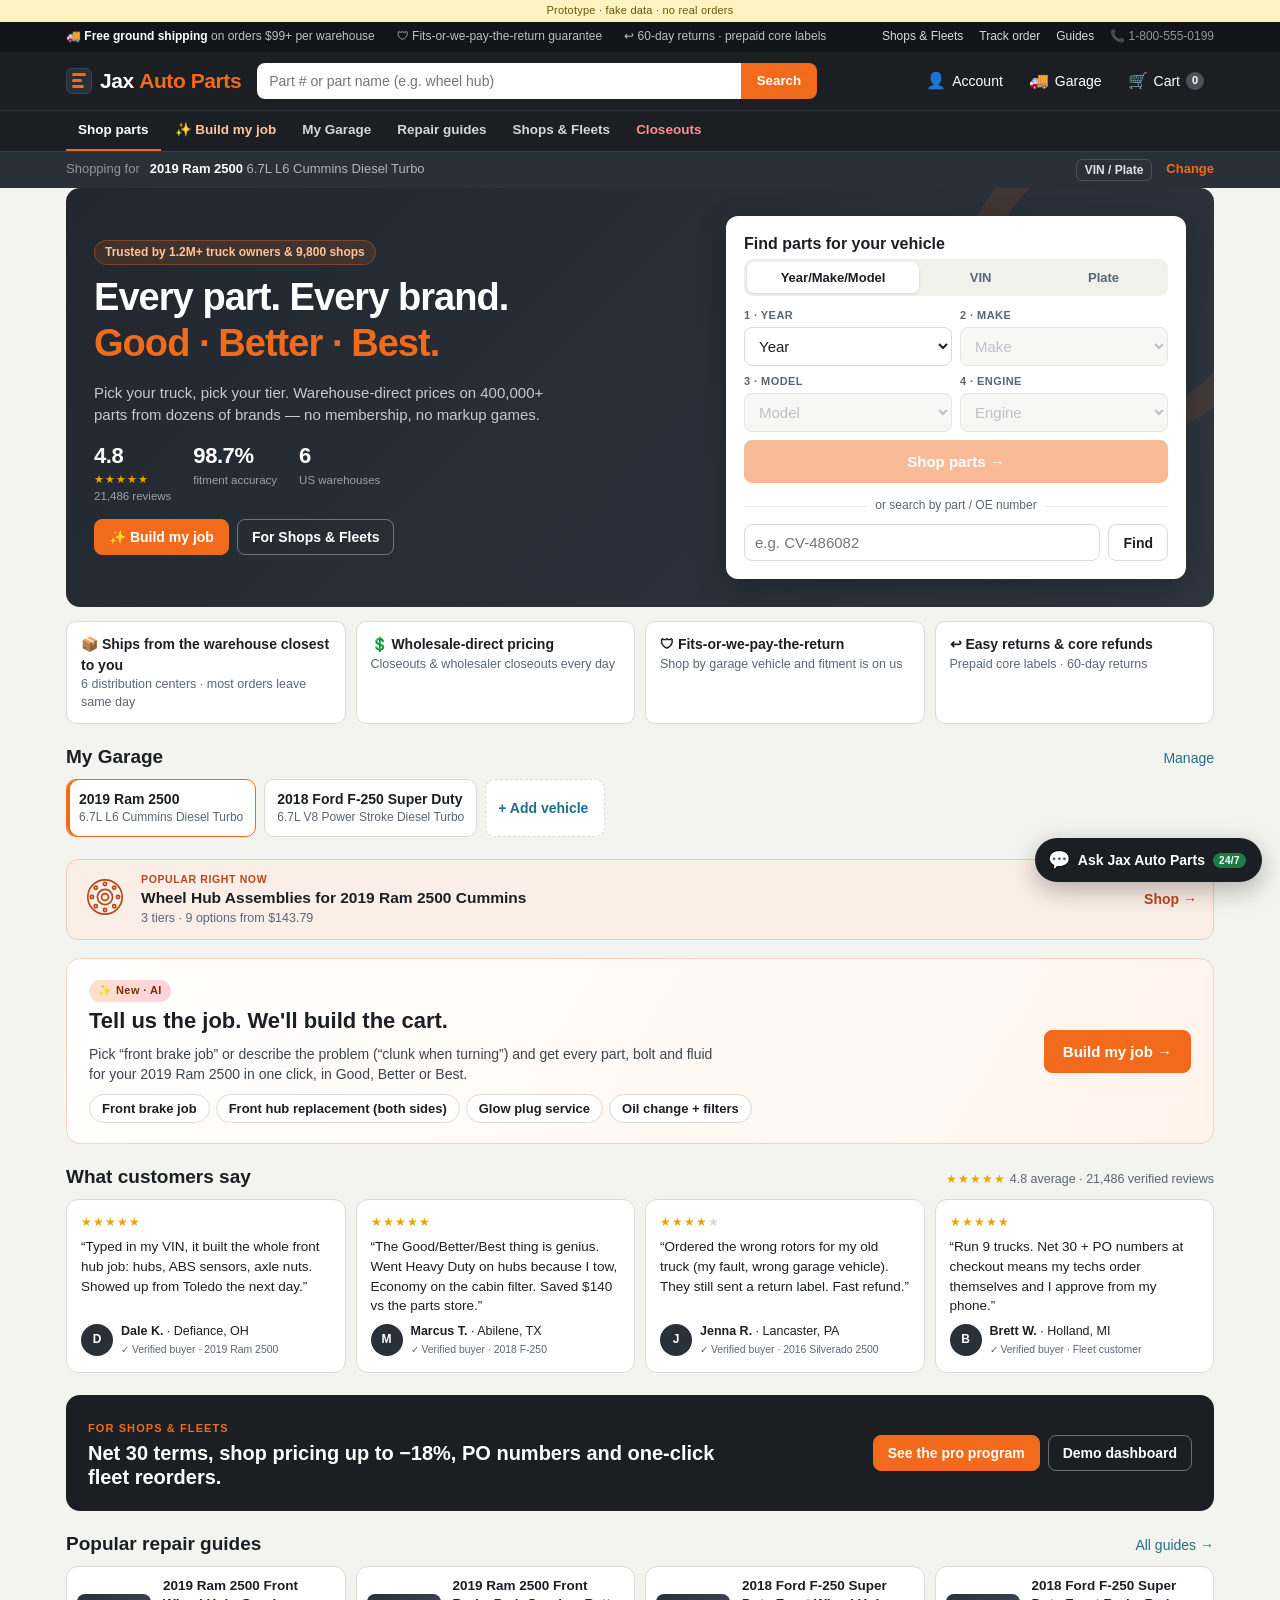
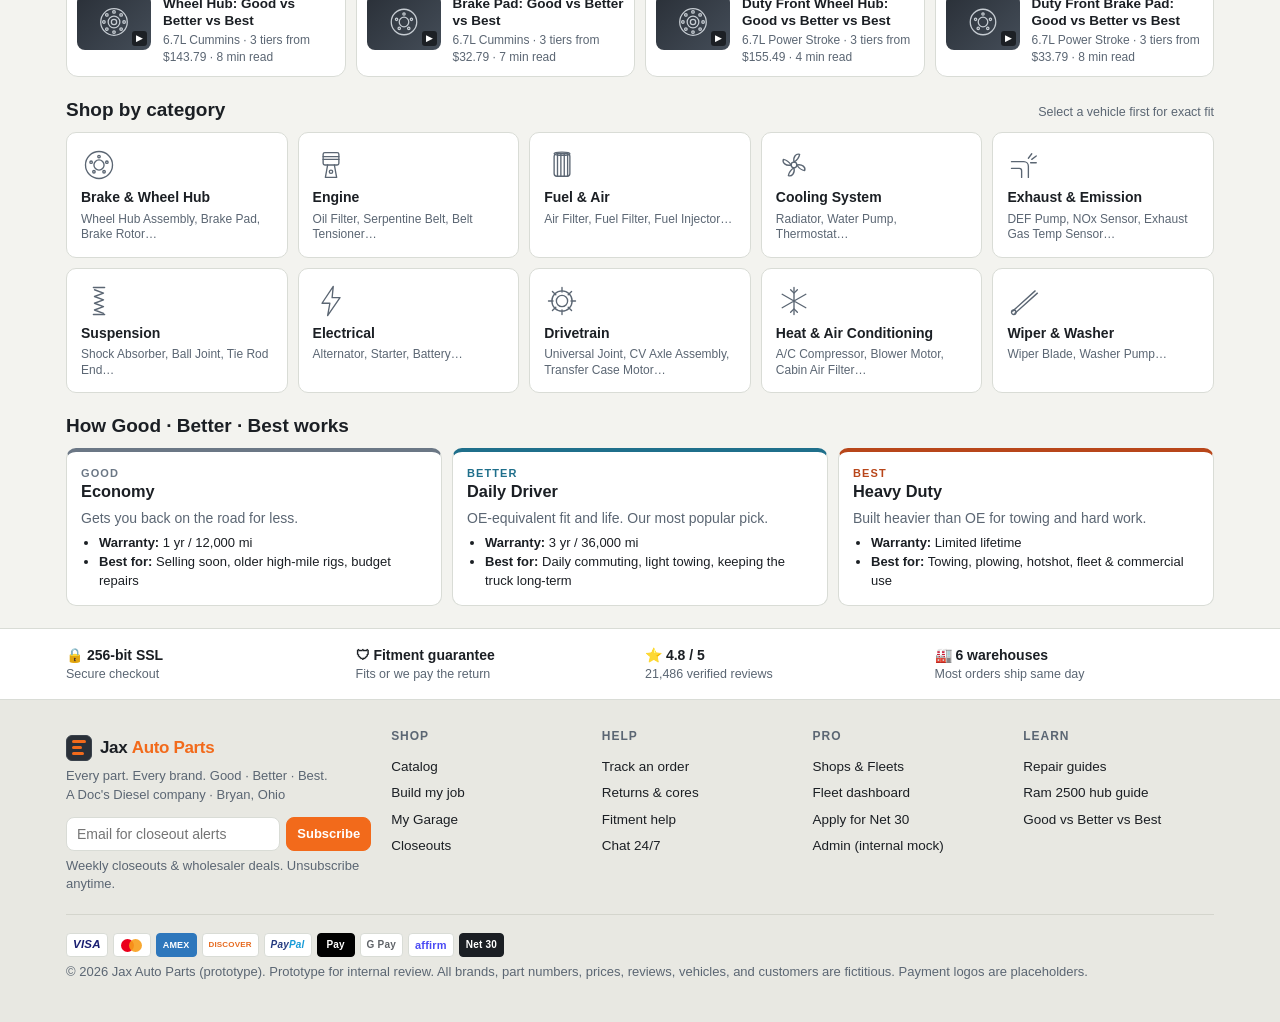
<file: index.html>
<!doctype html>
<html lang="en">
<head>
<meta charset="utf-8">
<meta name="viewport" content="width=device-width, initial-scale=1, viewport-fit=cover">
<meta name="theme-color" content="#1b1f24">
<title>Auto & diesel parts: Good · Better · Best</title>
<meta name="description" content="Warehouse-direct auto and diesel truck parts. Every part, every brand, priced Good · Better · Best. Prototype with fake data.">
<link rel="stylesheet" href="css/style.css">
<link rel="icon" href="data:image/svg+xml,%3Csvg xmlns='http://www.w3.org/2000/svg' viewBox='0 0 32 32'%3E%3Crect width='32' height='32' rx='6' fill='%231b1f24'/%3E%3Cpath d='M8 22h16M8 16h16M8 10h16' stroke='%23f26a1b' stroke-width='3'/%3E%3C/svg%3E">
</head>
<body>
<div class="proto-banner">Prototype · fake data · no real orders</div>
<div class="utilbar">
  <div class="wrap utilbar-in">
    <div class="ub-rot"><span>🚚 <b>Free ground shipping</b> on orders $99+ per warehouse</span><span class="ub-hide">🛡 Fits-or-we-pay-the-return guarantee</span><span class="ub-hide">↩︎ 60-day returns · prepaid core labels</span></div>
    <div class="ub-r"><a href="#/pro">Shops & Fleets</a><a href="#/track" id="ubTrack">Track order</a><a href="#/guides">Guides</a><span class="ub-ph">📞 <span data-store="support"></span></span></div>
  </div>
</div>
<header class="topbar">
  <div class="wrap topbar-in">
    <a class="logo" href="#/" data-logo aria-label="Home"></a>
    <form class="search" id="searchForm" role="search">
      <input id="searchInput" type="search" placeholder="Part # or part name (e.g. wheel hub)" autocomplete="off" aria-label="Search parts">
      <button type="submit" aria-label="Search">Search</button>
    </form>
    <nav class="top-actions">
      <a href="#/pro/dashboard" class="ta"><span class="ta-ico">👤</span><span class="ta-l">Account</span></a>
      <a href="#/garage" class="ta" id="garageBtn"><span class="ta-ico">🚚</span><span class="ta-l">Garage</span></a>
      <a href="#/cart" class="ta cart-link"><span class="ta-ico">🛒</span><span class="ta-l">Cart</span><span class="badge" id="cartCount">0</span></a>
    </nav>
  </div>
  <nav class="mainnav"><div class="wrap mainnav-in">
    <a href="#/" data-nav="home">Shop parts</a>
    <a href="#/jobs" data-nav="jobs" class="mn-ai">✨ Build my job</a>
    <a href="#/garage" data-nav="garage">My Garage</a>
    <a href="#/guides" data-nav="guides">Repair guides</a>
    <a href="#/pro" data-nav="pro">Shops & Fleets</a>
    <a href="#/deals" data-nav="deals" class="mn-deal">Closeouts</a>
  </div></nav>
  <div class="vehbar" id="vehBar"></div>
</header>
<main id="app" class="wrap"></main>
<section class="trustband"><div class="wrap trust-in">
  <div><b>🔒 256-bit SSL</b><span>Secure checkout</span></div>
  <div><b>🛡 Fitment guarantee</b><span>Fits or we pay the return</span></div>
  <div><b>⭐ 4.8 / 5</b><span>21,486 verified reviews</span></div>
  <div><b>🏭 6 warehouses</b><span>Most orders ship same day</span></div>
</div></section>
<footer class="footer">
  <div class="wrap">
    <div class="footer-top">
      <div class="f-brand">
        <div class="logo logo-sm" data-logo></div>
        <p class="muted"><span data-store="tagline"></span><br><span data-store="parent"></span></p>
        <form class="news" id="newsForm"><input type="email" placeholder="Email for closeout alerts" aria-label="Email" required><button class="btn btn-primary btn-sm">Subscribe</button></form>
        <p class="tiny muted">Weekly closeouts & wholesaler deals. Unsubscribe anytime.</p>
      </div>
      <div class="f-col"><h4>Shop</h4><a href="#/">Catalog</a><a href="#/jobs">Build my job</a><a href="#/garage">My Garage</a><a href="#/deals">Closeouts</a></div>
      <div class="f-col"><h4>Help</h4><a href="#/track">Track an order</a><a href="#" data-chat="return">Returns & cores</a><a href="#" data-chat="fit">Fitment help</a><a href="#" data-chat="hi">Chat 24/7</a></div>
      <div class="f-col"><h4>Pro</h4><a href="#/pro">Shops & Fleets</a><a href="#/pro/dashboard">Fleet dashboard</a><a href="#/pro/apply">Apply for Net 30</a><a href="#/admin">Admin (internal mock)</a></div>
      <div class="f-col"><h4>Learn</h4><a href="#/guides">Repair guides</a><a href="#/guide/2019_ram_2500_6-7l-l6-cummins-diesel-turbo__wheel-hub-assembly">Ram 2500 hub guide</a><a href="#/guides">Good vs Better vs Best</a></div>
    </div>
    <div class="footer-bot">
      <div id="footPay"></div>
      <p class="tiny muted">© 2026 <span data-store="name"></span> (prototype). Prototype for internal review. All brands, part numbers, prices, reviews, vehicles, and customers are fictitious. Payment logos are placeholders.</p>
    </div>
  </div>
</footer>
<div id="chatRoot"></div>
<div id="compareBar" class="comparebar" hidden></div>
<div id="modal" class="modal" hidden></div>
<div id="toast" class="toast" hidden></div>
<script src="js/data.js"></script>
<script src="js/icons.js"></script>
<script src="js/app.js"></script>
<script src="js/features.js"></script>
</body>
</html>
</file>
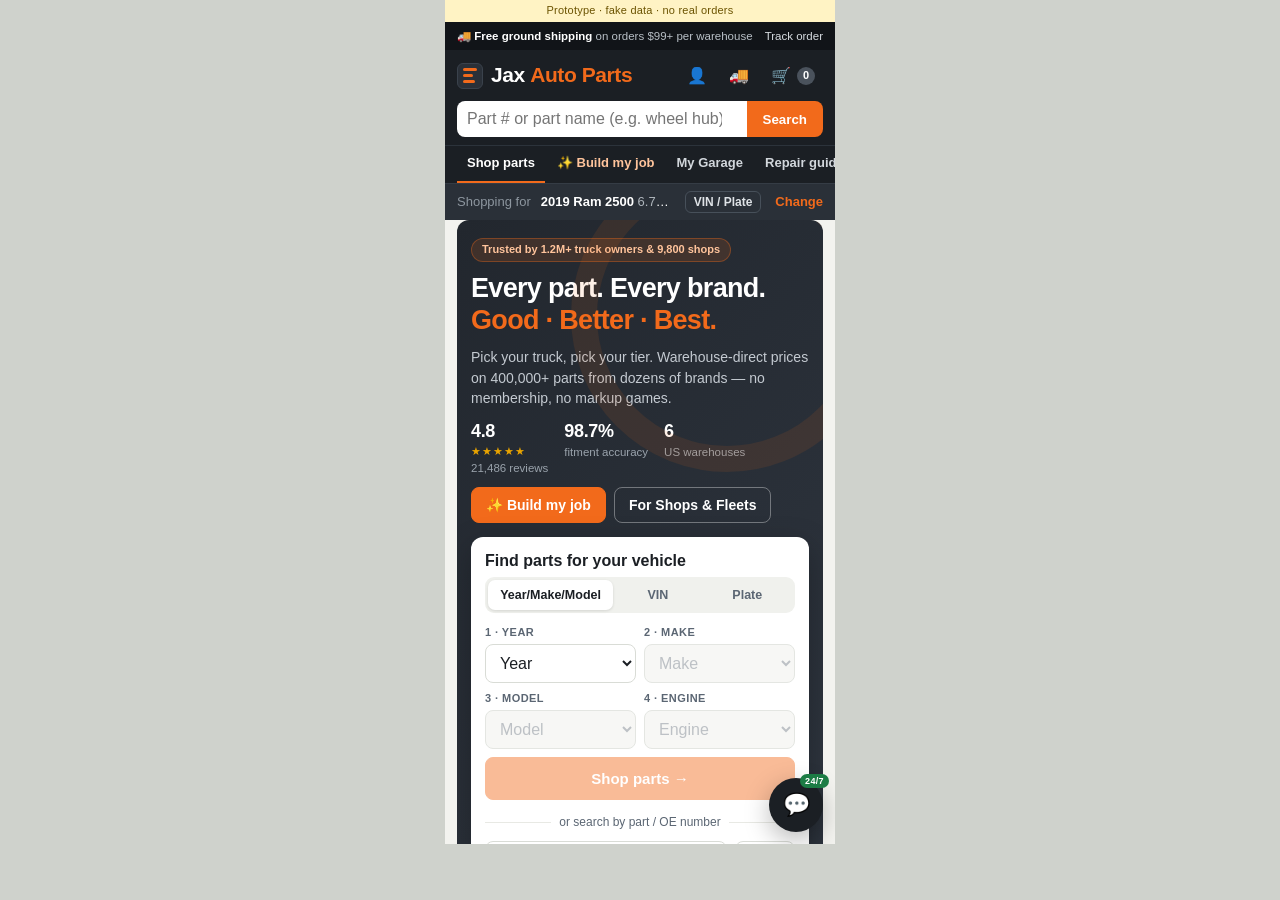
<file: mobile-preview.html>
<!doctype html>
<html lang="en"><head><meta charset="utf-8"><meta name="viewport" content="width=device-width, initial-scale=1">
<title>Jax Auto Parts — 390px phone preview</title>
<style>body{margin:0;background:#cfd2cc;display:flex;justify-content:center;font:13px -apple-system,sans-serif}
.phone{width:390px;height:844px;border:0;background:#fff;display:block}
.wrapm{padding:0}</style></head>
<body><div class="wrapm"><iframe class="phone" id="f" title="Phone preview"></iframe></div>
<script>
// usage: mobile-preview.html?r=/v/2019_ram_2500_6-7l-l6-cummins-diesel-turbo/wheel-hub-assembly
var p = new URLSearchParams(location.search);
var demo = p.get('demo') ? '?demo=' + encodeURIComponent(p.get('demo')) : '';
document.getElementById('f').src = 'index.html' + demo + '#' + (p.get('r') || '/');
</script></body></html>
</file>
<file: css/style.css>
/* Jax Auto Parts prototype — neutral industrial palette */
:root {
  --ink: #1b1f24; --ink2: #2a3038; --steel: #5b6673; --line: #d9dcd6; --line2: #e8e9e4;
  --bg: #f3f3ef; --card: #fff; --accent: #f26a1b; --accent-d: #d4560e;
  --good: #6b7785; --good-bg: #eef0f3; --better: #1f6f8b; --better-bg: #e6f2f6; --best: #b8461a; --best-bg: #fbeee6;
  --pos: #1c7c45; --neg: #b3261e; --r: 8px;
  --font: -apple-system, BlinkMacSystemFont, "Segoe UI", Roboto, Helvetica, Arial, sans-serif;
  --mono: ui-monospace, SFMono-Regular, Menlo, monospace;
}
* { box-sizing: border-box; }
html { -webkit-text-size-adjust: 100%; }
body { margin: 0; font: 14px/1.45 var(--font); color: var(--ink); background: var(--bg); }
body.noscroll { overflow: hidden; }
a { color: var(--better); text-decoration: none; }
a:hover { text-decoration: underline; }
h1, h2, h3 { line-height: 1.2; margin: 0 0 .4em; }
h2 { font-size: 17px; }
.wrap { max-width: 1180px; margin: 0 auto; padding: 0 16px; }
.muted { color: var(--steel); } .small { font-size: 12.5px; } .tiny { font-size: 11.5px; } .r { text-align: right; }
.pos { color: var(--pos); } .neg { color: var(--neg); }
code { font-family: var(--mono); font-size: 12.5px; background: var(--line2); padding: 1px 5px; border-radius: 4px; }
[hidden] { display: none !important; }

.proto-banner { background: #fff3c4; color: #6b5300; font-size: 11px; text-align: center; padding: 3px 8px; letter-spacing: .02em; }

/* ---------- buttons ---------- */
.btn { display: inline-flex; align-items: center; justify-content: center; gap: 6px; border: 1px solid var(--line); background: #fff; color: var(--ink); font: 600 14px var(--font); padding: 9px 14px; border-radius: var(--r); cursor: pointer; text-decoration: none !important; white-space: nowrap; }
.btn:hover { border-color: var(--steel); }
.btn:disabled { opacity: .45; cursor: not-allowed; }
.btn-primary { background: var(--accent); border-color: var(--accent); color: #fff; }
.btn-primary:hover { background: var(--accent-d); border-color: var(--accent-d); }
.btn-dark { background: var(--ink); border-color: var(--ink); color: #fff; }
.btn-ghost { background: transparent; }
.btn-sm { padding: 6px 10px; font-size: 13px; }
.btn-lg { padding: 12px 18px; font-size: 15px; }
.btn-block { width: 100%; }
.linkbtn { background: none; border: 0; color: var(--better); font: inherit; font-weight: 600; cursor: pointer; padding: 0; }

/* ---------- header ---------- */
.topbar { background: var(--ink); color: #fff; position: sticky; top: 0; z-index: 50; }
.topbar-in { display: flex; align-items: center; gap: 16px; height: 58px; }
.logo { display: inline-flex; align-items: center; gap: 8px; color: #fff; text-decoration: none !important; flex: none; }
.logo-mark { width: 26px; height: 26px; border-radius: 6px; background: var(--ink2); border: 1px solid #3a424c; display: inline-flex; flex-direction: column; justify-content: center; gap: 3px; padding: 0 5px; }
.logo-mark i { display: block; height: 3px; background: var(--accent); border-radius: 2px; }
.logo-mark i:nth-child(2) { width: 70%; } .logo-mark i:nth-child(3) { width: 85%; }
.logo-word { font-size: 21px; font-weight: 800; letter-spacing: -.02em; }
.logo-word b { color: var(--accent); }
.logo-sm .logo-word { font-size: 17px; color: var(--ink); }
.search { flex: 1; display: flex; max-width: 560px; }
.search input { flex: 1; min-width: 0; border: 0; border-radius: var(--r) 0 0 var(--r); padding: 10px 12px; font: 14px var(--font); }
.search button { border: 0; background: var(--accent); color: #fff; font-weight: 700; padding: 0 16px; border-radius: 0 var(--r) var(--r) 0; cursor: pointer; }
.top-actions { display: flex; gap: 6px; margin-left: auto; }
.ta { color: #fff; display: inline-flex; align-items: center; gap: 6px; padding: 7px 10px; border-radius: var(--r); position: relative; text-decoration: none !important; }
.ta:hover { background: var(--ink2); }
.ta-ico { font-size: 16px; }
.badge { background: #4a525c; color: #fff; font-size: 11px; font-weight: 700; min-width: 18px; height: 18px; border-radius: 9px; display: inline-flex; align-items: center; justify-content: center; padding: 0 5px; }
.badge.on { background: var(--accent); }
.vehbar { background: var(--ink2); border-top: 1px solid #353c45; }
.vehbar-in { display: flex; align-items: center; gap: 10px; height: 36px; font-size: 13px; color: #c8cdd2; white-space: nowrap; overflow: hidden; }
.vb-l { color: #8d969f; }
.vb-v { color: #fff; overflow: hidden; text-overflow: ellipsis; }
.vb-v span { color: #aeb5bc; }
.vb-c { color: var(--accent); margin-left: auto; font-weight: 600; }

main { padding-top: 14px; padding-bottom: 40px; min-height: 60vh; }
.crumbs { font-size: 12.5px; color: var(--steel); margin: 2px 0 10px; display: flex; flex-wrap: wrap; gap: 4px 6px; }
.crumbs b { color: var(--ink); font-weight: 600; }
.page-h { font-size: 24px; letter-spacing: -.01em; margin-bottom: 4px; }
.panel { background: var(--card); border: 1px solid var(--line); border-radius: 10px; padding: 16px; margin-bottom: 14px; }
.empty { background: var(--card); border: 1px dashed var(--line); padding: 26px; text-align: center; border-radius: 10px; color: var(--steel); }
.empty.big { padding: 50px 20px; line-height: 2.4; }

/* ---------- home ---------- */
.hero { display: grid; grid-template-columns: 1fr 460px; gap: 24px; background: linear-gradient(135deg, #22272e 0%, #2f3640 100%); color: #fff; border-radius: 14px; padding: 28px; align-items: center; position: relative; overflow: hidden; }
.hero::after { content: ""; position: absolute; right: -60px; top: -60px; width: 260px; height: 260px; border: 26px solid rgba(242, 106, 27, .1); border-radius: 50%; pointer-events: none; }
.hero h1 { font-size: 38px; letter-spacing: -.025em; }
.hero h1 em { font-style: normal; color: var(--accent); }
.hero p { color: #c4cad1; font-size: 15px; max-width: 460px; }
.hero-card { background: #fff; color: var(--ink); border-radius: 12px; padding: 18px; position: relative; z-index: 1; box-shadow: 0 10px 30px rgba(0, 0, 0, .25); }
.hero-card h2 { font-size: 16px; }
.selector { display: grid; grid-template-columns: 1fr 1fr; gap: 8px; }
.selector label { display: flex; flex-direction: column; gap: 3px; }
.selector label span { font-size: 11px; font-weight: 700; color: var(--steel); text-transform: uppercase; letter-spacing: .04em; }
select, .form2 input, .tree-filter, .pn-search input { font: 15px var(--font); padding: 9px 10px; border: 1px solid var(--line); border-radius: var(--r); background: #fff; color: var(--ink); width: 100%; min-width: 0; }
select:disabled { background: #f4f4f1; color: #a2a8ae; }
.selector .sel-go { grid-column: 1 / -1; padding: 12px; font-size: 15px; }
.or { text-align: center; margin: 14px 0 10px; position: relative; font-size: 12px; color: var(--steel); }
.or::before { content: ""; position: absolute; left: 0; right: 0; top: 50%; border-top: 1px solid var(--line2); }
.or span { position: relative; background: #fff; padding: 0 8px; }
.pn-search { display: flex; gap: 8px; }
.promise { display: grid; grid-template-columns: repeat(3, 1fr); gap: 10px; margin: 14px 0; }
.promise div { background: #fff; border: 1px solid var(--line); border-radius: 10px; padding: 12px 14px; display: flex; flex-direction: column; }
.promise b { font-size: 14px; } .promise span { font-size: 12.5px; color: var(--steel); }
.block { margin: 22px 0; }
.block-h { display: flex; align-items: baseline; justify-content: space-between; gap: 10px; margin-bottom: 10px; }
.block-h h2 { font-size: 19px; margin: 0; }
.garage-chips { display: flex; gap: 8px; flex-wrap: wrap; }
.gchip { background: #fff; border: 1px solid var(--line); border-radius: 10px; padding: 9px 12px; display: flex; flex-direction: column; color: var(--ink); text-decoration: none !important; min-width: 180px; }
.gchip span { font-size: 12px; color: var(--steel); }
.gchip.on { border-color: var(--accent); box-shadow: inset 3px 0 0 var(--accent); }
.gchip.add { justify-content: center; color: var(--better); font-weight: 600; border-style: dashed; min-width: 120px; }
.feature-strip { display: flex; align-items: center; gap: 14px; background: var(--best-bg); border: 1px solid #f0cdb7; border-radius: 12px; padding: 12px 16px; color: var(--ink); text-decoration: none !important; }
.fs-ico { color: var(--best); flex: none; }
.fs-t { display: flex; flex-direction: column; flex: 1; min-width: 0; }
.fs-t small { text-transform: uppercase; font-size: 10.5px; letter-spacing: .06em; color: var(--best); font-weight: 700; }
.fs-t b { font-size: 15.5px; } .fs-t span { font-size: 12.5px; color: var(--steel); }
.fs-go { font-weight: 700; color: var(--best); white-space: nowrap; }
.cat-grid { display: grid; grid-template-columns: repeat(5, 1fr); gap: 10px; }
.cat { background: #fff; border: 1px solid var(--line); border-radius: 10px; padding: 14px; color: var(--ink); text-decoration: none !important; display: flex; flex-direction: column; gap: 4px; }
.cat:hover { border-color: var(--steel); }
.cat .ico { color: var(--steel); }
.cat span { font-size: 12px; color: var(--steel); line-height: 1.3; }
.tx-grid { display: grid; grid-template-columns: repeat(3, 1fr); gap: 10px; }
.tx { background: #fff; border: 1px solid var(--line); border-top: 4px solid var(--c); border-radius: 10px; padding: 14px; }
.tx ul { margin: 6px 0 0; padding-left: 18px; font-size: 13px; }
.tx p { margin: 0; color: var(--steel); }
.tx-rank { font-size: 11px; font-weight: 800; letter-spacing: .1em; color: var(--c); }
.t-good { --c: var(--good); --cb: var(--good-bg); } .t-better { --c: var(--better); --cb: var(--better-bg); } .t-best { --c: var(--best); --cb: var(--best-bg); }

/* ---------- garage ---------- */
.garage-list { display: flex; flex-direction: column; gap: 8px; margin: 10px 0 16px; }
.gitem { background: #fff; border: 1px solid var(--line); border-radius: 10px; padding: 10px 12px; display: flex; align-items: center; gap: 12px; }
.gitem.on { border-color: var(--accent); }
.gi-ico { color: var(--steel); } .gi-t { flex: 1; display: flex; flex-direction: column; min-width: 0; } .gi-t span { font-size: 12.5px; color: var(--steel); }

/* ---------- catalog tree ---------- */
.cat-head { display: flex; align-items: flex-end; justify-content: space-between; gap: 12px; margin-bottom: 12px; }
.tree-filter { max-width: 280px; }
.diesel { background: var(--ink); color: #fff; font-size: 10.5px; font-weight: 800; padding: 1px 6px; border-radius: 4px; letter-spacing: .05em; }
.tree { list-style: none; margin: 0; padding: 0; background: #fff; border: 1px solid var(--line); border-radius: 10px; overflow: hidden; }
.tnode + .tnode { border-top: 1px solid var(--line2); }
.trow { width: 100%; display: flex; align-items: center; gap: 10px; background: none; border: 0; padding: 12px 14px; font: inherit; color: var(--ink); cursor: pointer; text-align: left; }
.trow:hover { background: #fafaf7; }
.trow b { flex: 1; font-size: 15px; }
.trow .ico { color: var(--steel); }
.tbox { width: 16px; height: 16px; border: 1.5px solid var(--steel); border-radius: 3px; position: relative; flex: none; }
.tbox::before, .tbox::after { content: ""; position: absolute; background: var(--steel); left: 3px; right: 3px; top: 6px; height: 1.5px; }
.tbox::after { left: 6px; right: auto; width: 1.5px; top: 3px; height: 7px; }
.tnode.open .tbox::after { display: none; }
.tnode.open > .trow { background: #f7f7f3; }
.tcount { font-size: 12px; color: var(--steel); background: var(--line2); border-radius: 10px; padding: 1px 8px; }
.tsubs { list-style: none; margin: 0; padding: 4px 0 8px 40px; display: none; border-left: 2px solid var(--line); margin-left: 21px; }
.tnode.open .tsubs { display: block; }
.tsubs a { display: flex; justify-content: space-between; gap: 10px; padding: 8px 14px 8px 10px; color: var(--ink); border-radius: 6px; }
.tsubs a:hover { background: var(--better-bg); text-decoration: none; }
.ts-n { font-weight: 600; color: var(--better); }
.ts-m { font-size: 12.5px; color: var(--steel); white-space: nowrap; }
.ts-m b { color: var(--ink); }

/* ---------- tags/pills ---------- */
.tier-pill { display: inline-block; font-size: 10.5px; font-weight: 800; letter-spacing: .04em; padding: 2px 7px; border-radius: 4px; color: var(--c); background: var(--cb); border: 1px solid color-mix(in srgb, var(--c) 30%, transparent); white-space: nowrap; }
.tag { display: inline-block; font-size: 10.5px; font-weight: 800; letter-spacing: .03em; padding: 2px 6px; border-radius: 4px; white-space: nowrap; }
.tag-close { background: #fff0b8; color: #6e5400; }
.tag-whc { background: #ffe0d6; color: #9a2a0a; }
.tag-best { background: #e3f2e7; color: var(--pos); }
.tag-new { background: var(--accent); color: #fff; font-size: 9.5px; padding: 1px 5px; vertical-align: 1px; }
.stars { color: #e9a400; letter-spacing: 1px; font-size: 12px; } .stars i { color: #d6d8d2; font-style: normal; }

/* ---------- listing ---------- */
.list-head { margin-bottom: 10px; }
.seg { display: inline-flex; background: #fff; border: 1px solid var(--line); border-radius: var(--r); padding: 3px; margin-bottom: 10px; }
.seg button { border: 0; background: none; padding: 7px 14px; border-radius: 6px; font: 600 13px var(--font); cursor: pointer; color: var(--steel); }
.seg button.on { background: var(--ink); color: #fff; }
.tiers { display: grid; grid-template-columns: repeat(3, 1fr); gap: 12px; }
.tcard { background: #fff; border: 1px solid var(--line); border-top: 5px solid var(--c); border-radius: 12px; padding: 14px 16px; cursor: pointer; position: relative; display: flex; flex-direction: column; transition: box-shadow .15s, transform .15s; }
.tcard:hover { box-shadow: 0 6px 18px rgba(0, 0, 0, .08); transform: translateY(-1px); }
.tcard.sel { outline: 2px solid var(--c); background: var(--cb); }
.tc-flag { position: absolute; top: -12px; right: 12px; background: var(--better); color: #fff; font-size: 11px; font-weight: 700; padding: 2px 9px; border-radius: 10px; }
.tc-rank { font-size: 11px; font-weight: 800; letter-spacing: .12em; color: var(--c); }
.tcard h3 { font-size: 20px; margin: 2px 0 2px; }
.tc-price { font-size: 26px; font-weight: 800; letter-spacing: -.02em; }
.tc-price small { font-size: 12px; font-weight: 600; color: var(--steel); letter-spacing: 0; }
.tc-tag { color: var(--steel); margin: 2px 0 8px; font-size: 13px; }
.tc-list { margin: 0 0 10px; padding: 0; list-style: none; font-size: 13px; }
.tc-list li { padding-left: 18px; position: relative; margin: 3px 0; }
.tc-list li::before { content: "✓"; position: absolute; left: 0; color: var(--c, var(--pos)); font-weight: 800; }
.tc-meta { display: flex; gap: 18px; border-top: 1px solid var(--line2); padding-top: 8px; margin-top: auto; font-size: 13px; }
.tc-meta span { display: flex; flex-direction: column; } .tc-meta b { font-size: 10.5px; text-transform: uppercase; letter-spacing: .06em; color: var(--steel); }
.tc-btn { margin-top: 10px; border-color: var(--c); color: var(--c); }
.tcard.sel .tc-btn { background: var(--c); color: #fff; }
.tier-compare-link { text-align: right; margin: 8px 0 4px; }
.filters { display: flex; align-items: center; justify-content: space-between; gap: 10px; flex-wrap: wrap; margin: 6px 0 10px; position: sticky; top: 94px; background: var(--bg); padding: 8px 0; z-index: 5; }
.chips { display: flex; gap: 6px; flex-wrap: wrap; }
.chip { border: 1px solid var(--line); background: #fff; border-radius: 16px; padding: 6px 12px; font: 600 13px var(--font); cursor: pointer; color: var(--ink); }
.chip.on { background: var(--ink); color: #fff; border-color: var(--ink); }
.chip.c-good.on { background: var(--good); border-color: var(--good); } .chip.c-better.on { background: var(--better); border-color: var(--better); } .chip.c-best.on { background: var(--best); border-color: var(--best); }
.filters-r { display: flex; align-items: center; gap: 10px; }
.filters-r select { width: auto; font-size: 13px; padding: 7px 8px; }
.ck { font-size: 13px; display: inline-flex; align-items: center; gap: 5px; white-space: nowrap; }
.plist-head, .prow { display: grid; grid-template-columns: 70px 64px minmax(0, 1fr) 190px 110px 150px; gap: 12px; align-items: center; }
.plist-head { font-size: 11px; text-transform: uppercase; letter-spacing: .06em; color: var(--steel); font-weight: 700; padding: 0 12px 6px; }
.plist { background: #fff; border: 1px solid var(--line); border-radius: 10px; overflow: hidden; }
.prow { padding: 12px; border-left: 4px solid var(--c); }
.prow + .prow { border-top: 1px solid var(--line2); }
.pr-cmp { display: flex; flex-direction: column; align-items: center; font-size: 10.5px; color: var(--steel); gap: 2px; cursor: pointer; }
.pr-cmp input { width: 18px; height: 18px; accent-color: var(--accent); }
.pr-img { width: 64px; height: 64px; border-radius: 8px; background: var(--cb); color: var(--c); display: flex; align-items: center; justify-content: center; }
.pr-top { display: flex; gap: 5px; flex-wrap: wrap; margin-bottom: 3px; }
.pr-name { color: var(--ink); font-size: 15px; } .pr-name b { color: var(--better); }
.pr-notes { font-size: 12.5px; color: #3c444d; }
.pr-rate { font-size: 12px; color: var(--steel); margin-top: 2px; }
.pr-ship { display: flex; gap: 8px; align-items: flex-start; font-size: 12.5px; }
.pr-ship div { display: flex; flex-direction: column; } .pr-ship span:not(.dot) { color: var(--steel); }
.dot { width: 9px; height: 9px; border-radius: 50%; flex: none; margin-top: 4px; display: inline-block; }
.dot.d1 { background: #1c9c55; } .dot.d2 { background: #7bb32e; } .dot.d3 { background: #e9a400; } .dot.d4 { background: #e26b2a; }
.pr-price { display: flex; flex-direction: column; align-items: flex-end; }
.pr-price b { font-size: 18px; }
.core { font-size: 11.5px; color: var(--best); }
.pr-buy { display: flex; gap: 6px; justify-content: flex-end; }
.pr-buy select { width: 56px; padding: 7px 4px; }
.fine { font-size: 12px; margin-top: 10px; }

/* compare bar + modal */
.comparebar { position: fixed; left: 0; right: 0; bottom: 0; background: var(--ink); color: #fff; z-index: 60; padding: 10px 0 calc(10px + env(safe-area-inset-bottom)); box-shadow: 0 -4px 16px rgba(0, 0, 0, .2); }
.cb-in { display: flex; align-items: center; gap: 10px; }
.cb-items { display: flex; gap: 6px; flex: 1; overflow: hidden; }
.cb-items span { background: var(--ink2); padding: 3px 8px; border-radius: 4px; font-size: 12px; white-space: nowrap; }
.comparebar .btn-ghost { color: #fff; border-color: #4a525c; }
.modal { position: fixed; inset: 0; z-index: 100; display: flex; align-items: center; justify-content: center; padding: 16px; }
.m-bg { position: absolute; inset: 0; background: rgba(20, 23, 27, .55); }
.m-box { position: relative; background: #fff; border-radius: 12px; padding: 20px; max-width: 920px; width: 100%; max-height: 88vh; overflow: auto; }
.m-x { position: absolute; top: 10px; right: 10px; border: 0; background: var(--line2); width: 32px; height: 32px; border-radius: 50%; cursor: pointer; font-size: 14px; }
.tscroll { overflow-x: auto; -webkit-overflow-scrolling: touch; }
.cmp-table { border-collapse: collapse; width: 100%; font-size: 13px; }
.cmp-table th, .cmp-table td { border-bottom: 1px solid var(--line2); padding: 8px; text-align: left; vertical-align: top; min-width: 120px; }
.cmp-table thead th { text-align: center; } .cmp-table tbody th { color: var(--steel); font-weight: 600; min-width: 90px; }
.cmp-table ul { margin: 0; padding-left: 16px; }
.cmp-table .ico { color: var(--steel); }
.toast { position: fixed; left: 50%; transform: translateX(-50%); bottom: 22px; background: var(--ink); color: #fff; padding: 10px 16px; border-radius: 10px; z-index: 120; font-size: 13.5px; box-shadow: 0 8px 22px rgba(0, 0, 0, .25); max-width: calc(100% - 24px); }
.toast a { color: #ffb68a; font-weight: 700; }

/* ---------- product detail ---------- */
.pd { display: grid; grid-template-columns: 420px 1fr; gap: 24px; background: #fff; border: 1px solid var(--line); border-radius: 12px; padding: 18px; margin-bottom: 14px; }
.pd-img { aspect-ratio: 1; border-radius: 10px; background: var(--cb); color: var(--c); display: flex; align-items: center; justify-content: center; position: relative; }
.pd-ph { position: absolute; bottom: 8px; right: 10px; font-size: 11px; color: var(--steel); }
.pd-thumbs { display: flex; gap: 8px; margin-top: 8px; }
.pd-thumbs span { width: 56px; height: 56px; border: 1px solid var(--line); border-radius: 8px; display: flex; align-items: center; justify-content: center; color: var(--steel); }
.pd-buy h1 { font-size: 26px; margin: 4px 0 2px; }
.pd-sub { color: var(--steel); }
.fit-ok { display: inline-block; background: #e3f2e7; color: var(--pos); font-weight: 700; padding: 4px 10px; border-radius: 6px; margin: 10px 0 4px; font-size: 13px; }
.pd-price { margin: 10px 0 6px; display: flex; align-items: baseline; gap: 10px; flex-wrap: wrap; }
.pd-price b { font-size: 32px; letter-spacing: -.02em; } .pd-price span { color: var(--best); font-size: 13px; }
.pd-ship, .pd-warr { font-size: 13.5px; margin: 4px 0; display: flex; gap: 6px; align-items: baseline; flex-wrap: wrap; }
.pd-cta { display: flex; gap: 8px; margin: 14px 0 10px; } .pd-cta select { width: 70px; }
.pd-cta .btn { flex: 1; max-width: 320px; }
.pd-notes { padding-left: 18px; color: #3c444d; margin: 0; }
.pd-sections { display: grid; grid-template-columns: 1fr 1fr; gap: 0 14px; }
.pd-sections .panel:nth-child(2), .pd-sections .panel:nth-child(5) { grid-column: span 1; }
.kv { width: 100%; border-collapse: collapse; } .kv th, .kv td { padding: 7px 4px; border-bottom: 1px solid var(--line2); text-align: left; font-size: 13.5px; vertical-align: top; }
.kv th { color: var(--steel); font-weight: 600; width: 46%; }
.grid { width: 100%; border-collapse: collapse; font-size: 13px; } .grid th, .grid td { padding: 7px 8px; border-bottom: 1px solid var(--line2); text-align: left; white-space: nowrap; }
.grid thead th { font-size: 11px; text-transform: uppercase; letter-spacing: .05em; color: var(--steel); background: #fafaf7; }
.grid td.r, .grid th.r { text-align: right; }
.oe { display: flex; gap: 6px; flex-wrap: wrap; margin-bottom: 10px; }
.tier-ladder { display: grid; grid-template-columns: repeat(3, 1fr); gap: 8px; margin-bottom: 10px; }
.tl { border: 1px solid var(--line); border-top: 4px solid var(--c); border-radius: 8px; padding: 8px 10px; display: flex; flex-direction: column; font-size: 12.5px; color: var(--ink); text-decoration: none !important; position: relative; }
.tl.cur { background: var(--cb); outline: 2px solid var(--c); }
.tl-r { font-size: 10px; font-weight: 800; letter-spacing: .1em; color: var(--c); }
.tl span { color: var(--steel); } .tl em { font-style: normal; font-weight: 700; color: var(--c); font-size: 11px; margin-top: 2px; }
.review { border-top: 1px solid var(--line2); padding: 10px 0; } .review p { margin: 4px 0; }

/* ---------- cart / checkout ---------- */
.co { display: grid; grid-template-columns: 1fr 340px; gap: 16px; align-items: start; }
.co-side { position: sticky; top: 106px; }
.whgroup, .whship { background: #fff; border: 1px solid var(--line); border-radius: 10px; margin-bottom: 12px; overflow: hidden; }
.whship { border-radius: 8px; margin: 10px 0; }
.wh-h { display: flex; align-items: center; gap: 8px; flex-wrap: wrap; padding: 10px 12px; background: #f7f7f3; border-bottom: 1px solid var(--line2); font-size: 13.5px; }
.wh-h .dot { margin-top: 0; } .wh-h .muted { font-size: 12.5px; margin-left: auto; }
.cline { display: grid; grid-template-columns: 44px minmax(0, 1fr) auto 120px; gap: 12px; align-items: center; padding: 12px; }
.cline + .cline { border-top: 1px solid var(--line2); }
.cl-ico { color: var(--steel); }
.cl-t { display: flex; flex-direction: column; align-items: flex-start; gap: 1px; min-width: 0; } .cl-t > span:not(.tier-pill) { font-size: 12.5px; }
.cl-q { display: flex; align-items: center; border: 1px solid var(--line); border-radius: var(--r); }
.cl-q button { border: 0; background: none; width: 32px; height: 32px; font-size: 16px; cursor: pointer; }
.cl-q span { min-width: 22px; text-align: center; font-weight: 700; }
.cl-p { display: flex; flex-direction: column; align-items: flex-end; }
.sum { display: flex; justify-content: space-between; gap: 10px; padding: 5px 0; font-size: 13.5px; }
.sum span { color: #3c444d; } .sum.sub { font-size: 12.5px; padding-left: 10px; } .sum.sub span { color: var(--steel); }
.sum.li span { color: var(--steel); font-size: 12.5px; }
.sum.total { border-top: 2px solid var(--ink); margin-top: 6px; padding-top: 10px; font-size: 18px; }
.sum.total span { color: var(--ink); font-weight: 700; }
.co-side .btn-block { margin-top: 12px; }
hr { border: 0; border-top: 1px solid var(--line2); margin: 8px 0; }
.step { display: inline-flex; width: 22px; height: 22px; border-radius: 50%; background: var(--ink); color: #fff; font-size: 12px; align-items: center; justify-content: center; margin-right: 8px; vertical-align: 2px; }
.form2 { display: grid; grid-template-columns: 1fr 1fr; gap: 10px; }
.form2 label { display: flex; flex-direction: column; gap: 3px; font-size: 12px; font-weight: 600; color: var(--steel); }
.form2 .span2 { grid-column: span 2; }
.whitems { margin: 0; padding: 8px 12px 0 30px; font-size: 13px; }
.shipopts { display: grid; grid-template-columns: repeat(3, 1fr); gap: 8px; padding: 10px 12px 12px; }
.so { border: 1px solid var(--line); border-radius: 8px; padding: 8px 10px; display: grid; grid-template-columns: auto 1fr; grid-template-areas: "r n" "r e" "r p"; column-gap: 8px; cursor: pointer; font-size: 13px; }
.so input { grid-area: r; accent-color: var(--accent); margin: 2px 0 0; }
.so-n { grid-area: n; font-weight: 700; } .so-e { grid-area: e; color: var(--steel); font-size: 12px; } .so b { grid-area: p; }
.so.on { border-color: var(--accent); background: #fff6f0; }
.paytabs { display: flex; gap: 6px; margin-bottom: 10px; }
.paytabs span { border: 1px solid var(--line); border-radius: 6px; padding: 6px 12px; font-size: 13px; font-weight: 600; color: var(--steel); }
.paytabs span.on { border-color: var(--ink); color: var(--ink); }
.confirm { text-align: center; padding: 40px 20px; max-width: 640px; margin: 20px auto; }
.big-check { width: 64px; height: 64px; border-radius: 50%; background: #e3f2e7; color: var(--pos); font-size: 34px; display: flex; align-items: center; justify-content: center; margin: 0 auto 10px; }
.confirm-cta { display: flex; gap: 10px; justify-content: center; flex-wrap: wrap; margin-top: 14px; }

/* ---------- admin ---------- */
.admin-head { display: flex; justify-content: space-between; align-items: flex-end; gap: 10px; margin-bottom: 12px; }
.admin-head select { width: auto; }
.internal { background: var(--ink); color: #ffb68a; font-size: 10.5px; font-weight: 800; letter-spacing: .1em; padding: 2px 8px; border-radius: 4px; }
.kpis { display: grid; grid-template-columns: repeat(4, 1fr); gap: 10px; margin-bottom: 14px; }
.kpi { background: #fff; border: 1px solid var(--line); border-radius: 10px; padding: 12px 14px; display: flex; flex-direction: column; }
.kpi span { font-size: 11.5px; text-transform: uppercase; letter-spacing: .05em; color: var(--steel); font-weight: 700; }
.kpi b { font-size: 24px; letter-spacing: -.02em; } .kpi small { color: var(--steel); font-size: 12px; }
.money-t tr.tot td, .kv.pl tr.tot th, .kv.pl tr.tot td { font-weight: 800; border-top: 2px solid var(--ink); }
.money-t td { white-space: normal; }
.kv.pl th { width: auto; } .kv.pl td { white-space: nowrap; }
.slider { display: flex; align-items: center; gap: 10px; flex-wrap: wrap; background: #f7f7f3; border-radius: 8px; padding: 8px 12px; margin-bottom: 10px; font-size: 13px; }
.slider input { flex: 1; min-width: 140px; accent-color: var(--accent); }
.bar-split { display: flex; height: 30px; border-radius: 6px; overflow: hidden; margin-top: 12px; font-size: 11.5px; font-weight: 700; color: #fff; }
.bar-split span { display: flex; align-items: center; padding: 0 8px; white-space: nowrap; overflow: hidden; min-width: 0; }
.bs-parts { background: var(--better); } .bs-ship { background: var(--pos); } .bs-fee { background: #8a939c; }
ul.simple { list-style: none; padding: 0; margin: 0; } ul.simple li { padding: 8px 0; border-bottom: 1px solid var(--line2); display: flex; gap: 8px; align-items: center; flex-wrap: wrap; }

/* ---------- footer ---------- */
.footer { background: #e8e8e2; border-top: 1px solid var(--line); padding: 22px 0 40px; margin-top: 20px; }
.footer-in { display: grid; grid-template-columns: 1fr auto; gap: 10px 20px; }
.footer p { margin: 6px 0 0; font-size: 13px; }
.footer-links { display: flex; gap: 16px; flex-wrap: wrap; align-items: flex-start; }
.footer-links a { color: var(--ink); font-weight: 600; }
.footer .tiny { grid-column: 1 / -1; }

/* ================= responsive ================= */
@media (max-width: 1000px) {
  .hero { grid-template-columns: 1fr; }
  .cat-grid { grid-template-columns: repeat(3, 1fr); }
  .plist-head { display: none; }
  .prow { grid-template-columns: 56px minmax(0, 1fr) auto; grid-template-areas: "img main price" "img main price" "cmp ship buy"; gap: 8px 12px; align-items: start; }
  .pr-img { grid-area: img; width: 56px; height: 56px; } .pr-main { grid-area: main; } .pr-price { grid-area: price; }
  .pr-ship { grid-area: ship; align-self: center; } .pr-buy { grid-area: buy; } .pr-cmp { grid-area: cmp; flex-direction: row; align-self: center; }
  .pd { grid-template-columns: 1fr; } .pd-media { max-width: 420px; }
  .co { grid-template-columns: 1fr; } .co-side { position: static; }
  .kpis { grid-template-columns: repeat(2, 1fr); }
}
@media (max-width: 720px) {
  body { font-size: 14.5px; }
  .wrap { padding: 0 12px; }
  .topbar-in { flex-wrap: wrap; height: auto; padding-top: 8px; padding-bottom: 8px; gap: 8px 10px; }
  .search { order: 3; flex-basis: 100%; max-width: none; }
  .search input { font-size: 16px; padding: 9px 10px; }
  .ta-l { display: none; } .ta { padding: 6px 8px; }
  .filters { top: 140px; }
  .hero { padding: 18px 14px; border-radius: 12px; gap: 14px; }
  .hero h1 { font-size: 27px; } .hero p { font-size: 14px; margin: 0; }
  .hero-card { padding: 14px; }
  select, .form2 input, .pn-search input, .tree-filter { font-size: 16px; }
  .promise { grid-template-columns: 1fr; gap: 6px; }
  .promise div { padding: 9px 12px; }
  .cat-grid { grid-template-columns: repeat(2, 1fr); gap: 8px; }
  .cat { padding: 11px; } .cat span { display: none; }
  .tx-grid, .tiers { grid-template-columns: 1fr; }
  .gchip { min-width: 0; flex: 1 1 100%; } .gchip.add { flex: 1 1 100%; }
  .feature-strip { padding: 10px 12px; gap: 10px; } .fs-t b { font-size: 14px; } .fs-go { display: none; }
  .cat-head { flex-direction: column; align-items: stretch; } .tree-filter { max-width: none; }
  .tsubs { padding-left: 8px; margin-left: 18px; }
  .tsubs a { flex-direction: column; gap: 0; } .ts-m { white-space: normal; }
  .page-h { font-size: 21px; }
  /* tier cards: compact on phone */
  .tiers { gap: 10px; }
  .tcard { display: grid; grid-template-columns: 1fr auto; column-gap: 10px; padding: 12px 14px; }
  .tcard > * { grid-column: 1 / -1; }
  .tcard .tc-rank { grid-column: 1; } .tcard h3 { grid-column: 1; font-size: 18px; margin: 0; }
  .tcard .tc-price { grid-column: 2; grid-row: 1 / span 2; align-self: center; text-align: right; font-size: 22px; line-height: 1.1; }
  .tcard .tc-price small { display: block; }
  .tc-list { display: grid; grid-template-columns: 1fr 1fr; gap: 0 10px; font-size: 12px; margin-bottom: 6px; }
  .tc-tag { margin: 4px 0 6px; }
  .tc-flag { top: -10px; }
  .filters { flex-direction: column; align-items: stretch; gap: 8px; }
  .chips { flex-wrap: nowrap; overflow-x: auto; scrollbar-width: none; } .chip { flex: none; }
  .filters-r { justify-content: space-between; }
  .prow { grid-template-columns: 48px minmax(0, 1fr) auto; grid-template-areas: "img main main" "img price price" "ship ship ship" "cmp cmp buy"; padding: 12px 10px; gap: 6px 10px; }
  .pr-img { width: 48px; height: 48px; }
  .pr-img .ico { width: 36px; height: 36px; }
  .pr-price { flex-direction: row; align-items: baseline; gap: 8px; }
  .pr-ship { background: #f7f7f3; border-radius: 6px; padding: 6px 8px; }
  .pr-ship div { flex-direction: row; gap: 6px; flex-wrap: wrap; }
  .pr-buy select { width: 60px; } .pr-buy .btn { padding: 9px 22px; }
  .pd { padding: 12px; gap: 14px; } .pd-media { max-width: none; }
  .pd-img { aspect-ratio: 16 / 10; } .pd-img .ico { width: 120px; height: 120px; }
  .pd-buy h1 { font-size: 22px; } .pd-price b { font-size: 28px; }
  .pd-cta .btn { max-width: none; }
  .pd-sections { grid-template-columns: 1fr; }
  .tier-ladder { gap: 6px; } .tl { padding: 6px 8px; font-size: 11.5px; }
  .cline { grid-template-columns: 34px minmax(0, 1fr) auto; grid-template-areas: "ico t t" "ico q p"; gap: 6px 10px; }
  .cl-ico { grid-area: ico; } .cl-t { grid-area: t; } .cl-q { grid-area: q; justify-self: start; } .cl-p { grid-area: p; }
  .shipopts { grid-template-columns: 1fr; gap: 6px; }
  .so { grid-template-columns: auto 1fr auto; grid-template-areas: "r n p" "r e p"; align-items: center; }
  .so b { font-size: 14px; }
  .form2 { grid-template-columns: 1fr 1fr; }
  .form2 label:not(.half):not(.span2) { grid-column: span 2; }
  .kpis { gap: 8px; } .kpi b { font-size: 20px; }
  .admin-head { flex-direction: column; align-items: stretch; }
  .footer-in { grid-template-columns: 1fr; }
  .m-box { padding: 16px 12px; max-height: 92vh; } .modal { padding: 8px; align-items: flex-end; }
  .cb-items { display: none; } .cb-in { justify-content: space-between; }
}

/* ---- fixes after screenshot review ---- */
.core.muted { color: var(--steel); }
.pd-sections > .panel, .co-main, .co-side, .pd-buy, .pd-media { min-width: 0; }
.bar-split { height: 14px; }
.bs-legend { display: flex; flex-wrap: wrap; gap: 6px 16px; font-size: 12.5px; margin-top: 8px; }
.bs-legend i { display: inline-block; width: 10px; height: 10px; border-radius: 2px; margin-right: 6px; vertical-align: -1px; }
@media (max-width: 720px) {
  .grid td, .grid th { white-space: normal; }
  .money-t thead { display: none; }
  .money-t, .money-t tbody, .money-t tr { display: block; width: 100%; }
  .money-t tr { padding: 10px 0; border-bottom: 1px solid var(--line2); display: grid; grid-template-columns: 1fr 1fr; gap: 2px 12px; }
  .money-t td { border: 0; padding: 2px 0; display: flex; justify-content: space-between; gap: 8px; text-align: right; }
  .money-t td:first-child { grid-column: 1 / -1; text-align: left; display: block; margin-bottom: 4px; }
  .money-t td[data-l]::before { content: attr(data-l); color: var(--steel); font-weight: 600; font-size: 12px; text-align: left; }
  .money-t td.hm { display: none; }
  .money-t tr.tot td { border-top: 0; }
  .money-t tr.tot { border-top: 2px solid var(--ink); border-bottom: 0; }
}
.cmp-table tbody th, .cmp-table thead th:first-child { position: sticky; left: 0; background: #fff; z-index: 1; }
@media (max-width: 720px) { .cmp-table th, .cmp-table td { min-width: 128px; } .cmp-table tbody th, .cmp-table thead th:first-child { min-width: 70px; font-size: 12px; } }

/* =================================================================
   v2: production polish + VIN/plate, job builder, chat, pro, guides
   ================================================================= */
@keyframes spin { to { transform: rotate(360deg); } }
@keyframes pulse { 0%, 100% { opacity: .45; } 50% { opacity: 1; } }
@keyframes shimmer { 0% { background-position: -400px 0; } 100% { background-position: 400px 0; } }
@keyframes rise { from { opacity: 0; transform: translate(-50%, 12px); } to { opacity: 1; transform: translate(-50%, 0); } }
@keyframes pop { from { opacity: 0; transform: translateY(6px); } to { opacity: 1; transform: none; } }
.spin { width: 15px; height: 15px; border: 2px solid rgba(255,255,255,.4); border-top-color: #fff; border-radius: 50%; display: inline-block; animation: spin .7s linear infinite; vertical-align: -2px; }
.spin.dark { border-color: rgba(0,0,0,.15); border-top-color: var(--ink); }
.mono, .mono::placeholder { font-family: var(--mono); letter-spacing: .04em; }
input.bad, select.bad, textarea.bad { border-color: var(--neg) !important; box-shadow: 0 0 0 3px rgba(179,38,30,.12); }
.nowrap { white-space: nowrap; }
.btn-ghost-l { background: transparent; color: #fff; border-color: rgba(255,255,255,.35); }
.btn-ghost-l:hover { border-color: #fff; }

/* header: utility bar + main nav */
.utilbar { background: #111418; color: #b9c0c7; font-size: 12px; }
.utilbar-in { display: flex; align-items: center; justify-content: space-between; height: 30px; gap: 12px; }
.utilbar b { color: #fff; }
.ub-rot { display: flex; gap: 22px; white-space: nowrap; overflow: hidden; }
.ub-r { display: flex; gap: 16px; white-space: nowrap; }
.ub-r a { color: #d6dbe0; } .ub-ph { color: #8d969f; }
.mainnav { background: var(--ink); border-top: 1px solid #2c333b; }
.mainnav-in { display: flex; gap: 2px; overflow-x: auto; scrollbar-width: none; }
.mainnav-in::-webkit-scrollbar { display: none; }
.mainnav a { color: #d2d7dc; padding: 9px 12px; font-size: 13.5px; font-weight: 600; white-space: nowrap; border-bottom: 2px solid transparent; text-decoration: none !important; }
.mainnav a:hover { color: #fff; }
.mainnav a.on { color: #fff; border-bottom-color: var(--accent); }
.mainnav .mn-ai { color: #ffc49c; }
.mainnav .mn-deal { color: #ff8f8f; }
.vb-lk { background: none; border: 1px solid #47505a; color: #dfe3e7; border-radius: 6px; font: 600 12px var(--font); padding: 3px 8px; cursor: pointer; margin-left: auto; }
.vb-lk + .vb-c { margin-left: 4px; }
.vehbar-in .vb-c.vb-lk { border: 0; color: var(--accent); padding: 0; font-size: 13px; }
.filters { top: 130px; } .co-side { top: 140px; }

/* toast */
.toast { display: flex; align-items: center; gap: 10px; padding: 11px 16px 11px 12px; }
.toast.in { animation: rise .25s ease-out; }
.t-ico { width: 22px; height: 22px; border-radius: 50%; background: var(--pos); color: #fff; display: inline-flex; align-items: center; justify-content: center; font-size: 12px; font-weight: 800; flex: none; }
.toast.err .t-ico { background: var(--neg); } .toast.info .t-ico { background: var(--better); }

/* empty states */
.empty-ico { font-size: 34px; line-height: 1.2; margin-bottom: 4px; }
.empty b { color: var(--ink); font-size: 15px; }
.empty .btn { margin: 4px 2px 0; }

/* fitment guarantee */
.fitg { display: inline-flex; align-items: center; gap: 4px; background: #e8f5ec; color: #15633a; border: 1px solid #bfe3cb; font-size: 11.5px; font-weight: 700; padding: 2px 8px; border-radius: 20px; white-space: nowrap; }
.pr-fit { margin-top: 4px; }
.fit-banner { display: flex; align-items: center; gap: 8px 10px; flex-wrap: wrap; font-size: 13px; color: #15633a; margin: 4px 0 2px; }
.fit-row { display: flex; gap: 8px; align-items: center; flex-wrap: wrap; margin: 10px 0 4px; }
.fit-row .fit-ok { margin: 0; }
.fit-txt { color: var(--pos); }
.cart-fit { margin-top: 12px; padding-top: 10px; border-top: 1px solid var(--line2); }
.cart-fit p { margin: 6px 0 0; }
.pd-stock { color: var(--pos); font-size: 13px; font-weight: 600; }
.pd-trust { display: flex; gap: 6px 14px; flex-wrap: wrap; font-size: 12.5px; color: var(--steel); margin: 12px 0 6px; padding: 8px 10px; background: #f7f7f3; border-radius: 8px; }
.sum.disc b, .sum.disc span { color: var(--pos); }

/* pay icons */
.pay-icons { display: flex; flex-wrap: wrap; gap: 5px; margin-top: 12px; }
.pi { height: 24px; min-width: 38px; padding: 0 6px; border-radius: 4px; border: 1px solid var(--line); background: #fff; display: inline-flex; align-items: center; justify-content: center; font: 800 10px/1 var(--font); letter-spacing: .02em; color: var(--ink); }
.pi-visa { color: #1a1f71; font-style: italic; font-size: 11.5px; }
.pi-mc i { width: 13px; height: 13px; border-radius: 50%; background: #eb001b; display: inline-block; }
.pi-mc i + i { background: #f79e1b; margin-left: -5px; opacity: .9; }
.pi-amex { background: #2e77bc; color: #fff; border-color: #2e77bc; font-size: 9px; }
.pi-disc { font-size: 8px; color: #e66a1f; }
.pi-pp { color: #179bd7; font-style: italic; } .pi-pp b { color: #253b80; }
.pi-ap { background: #000; color: #fff; border-color: #000; } .pi-gp { color: #5f6368; }
.pi-aff { color: #4a4af4; font-size: 11px; text-transform: lowercase; }
.pi-net { background: var(--ink); color: #fff; border-color: var(--ink); }

/* home */
.hero-kicker { display: inline-block; font-size: 12px; font-weight: 700; color: #ffc49c; background: rgba(242,106,27,.14); border: 1px solid rgba(242,106,27,.35); padding: 3px 10px; border-radius: 20px; margin-bottom: 10px; }
.hero-stats { display: flex; gap: 22px; flex-wrap: wrap; margin: 14px 0; }
.hero-stats span { display: flex; flex-direction: column; } .hero-stats b { font-size: 22px; letter-spacing: -.02em; }
.hero-stats small { color: #9aa3ac; font-size: 11.5px; } .hero-stats .stars { font-size: 11px; }
.hero-ctas { display: flex; gap: 8px; flex-wrap: wrap; }
.promise4 { grid-template-columns: repeat(4, 1fr); }
.ai-badge { display: inline-block; font-size: 11px; font-weight: 800; letter-spacing: .04em; color: #7a2e00; background: linear-gradient(90deg, #ffe1c9, #ffd0e0); padding: 3px 9px; border-radius: 20px; margin-bottom: 6px; }
.ai-badge.plain { background: var(--better-bg); color: var(--better); }
.ai-promo { display: flex; align-items: center; gap: 18px; justify-content: space-between; background: linear-gradient(120deg, #fff 0%, #fff4ec 100%); border: 1px solid #f3d3bd; border-radius: 14px; padding: 20px 22px; margin: 18px 0; }
.ai-promo h2 { font-size: 22px; } .ai-promo p { margin: 0 0 10px; color: #3c444d; max-width: 640px; }
.aip-chips { display: flex; gap: 6px; flex-wrap: wrap; } .aip-chips .chip { text-decoration: none; }
.rev-grid { display: grid; grid-template-columns: repeat(4, 1fr); gap: 10px; margin-bottom: 14px; }
.rev-card { background: #fff; border: 1px solid var(--line); border-radius: 12px; padding: 14px; display: flex; flex-direction: column; gap: 6px; }
.rev-card p { margin: 0; font-size: 13.5px; flex: 1; }
.rc-by { display: flex; gap: 8px; align-items: center; font-size: 12.5px; }
.rc-av { width: 32px; height: 32px; border-radius: 50%; background: var(--ink2); color: #fff; display: inline-flex; align-items: center; justify-content: center; font-weight: 700; font-size: 12px; flex: none; }
.pro-band { display: flex; align-items: center; justify-content: space-between; gap: 18px; background: var(--ink); color: #fff; border-radius: 14px; padding: 22px; margin: 22px 0; }
.pro-band h2 { font-size: 20px; margin: 4px 0 0; max-width: 640px; }
.pb-k { font-size: 11px; font-weight: 800; letter-spacing: .1em; text-transform: uppercase; color: var(--accent); }
.pb-k.dark { color: var(--best); }
.pb-cta { display: flex; gap: 8px; flex-wrap: wrap; flex: none; }
.guide-grid { display: grid; grid-template-columns: repeat(auto-fill, minmax(260px, 1fr)); gap: 10px; }
.guide-card { display: flex; gap: 12px; background: #fff; border: 1px solid var(--line); border-radius: 12px; padding: 10px; color: var(--ink); text-decoration: none !important; align-items: center; }
.guide-card:hover { border-color: var(--steel); }
.gc-thumb { width: 74px; height: 56px; flex: none; border-radius: 8px; background: linear-gradient(135deg, #2a3038, #444d58); color: #c6ccd2; display: flex; align-items: center; justify-content: center; position: relative; }
.gc-thumb i { position: absolute; right: 4px; bottom: 4px; font-style: normal; font-size: 9px; background: rgba(0,0,0,.55); color: #fff; padding: 1px 4px; border-radius: 3px; }
.gc-t { display: flex; flex-direction: column; min-width: 0; } .gc-t b { font-size: 13.5px; line-height: 1.3; } .gc-t small { color: var(--steel); font-size: 12px; margin-top: 2px; }

/* trust band + footer */
.trustband { background: #fff; border-top: 1px solid var(--line); }
.trust-in { display: grid; grid-template-columns: repeat(4, 1fr); gap: 10px; padding-top: 16px; padding-bottom: 16px; }
.trust-in div { display: flex; flex-direction: column; } .trust-in span { font-size: 12.5px; color: var(--steel); }
.footer { margin-top: 0; padding-top: 28px; }
.footer-top { display: grid; grid-template-columns: 1.6fr repeat(4, 1fr); gap: 20px; }
.f-col { display: flex; flex-direction: column; gap: 7px; font-size: 13.5px; }
.f-col h4 { margin: 0 0 4px; font-size: 12px; text-transform: uppercase; letter-spacing: .08em; color: var(--steel); }
.f-col a { color: var(--ink); }
.news { display: flex; gap: 6px; margin-top: 12px; max-width: 360px; }
.news input { flex: 1; min-width: 0; border: 1px solid var(--line); border-radius: var(--r); padding: 8px 10px; font: 14px var(--font); }
.footer-bot { border-top: 1px solid #d4d5cd; margin-top: 20px; padding-top: 6px; }

/* lookup widget */
.lk-tabs { display: grid; grid-template-columns: 1.4fr 1fr 1fr; background: #f0f1ed; border-radius: 9px; padding: 3px; margin-bottom: 12px; }
.lk-tabs button { border: 0; background: none; padding: 8px 6px; font: 700 13px var(--font); color: var(--steel); border-radius: 7px; cursor: pointer; }
.lk-tabs button.on { background: #fff; color: var(--ink); box-shadow: 0 1px 3px rgba(0,0,0,.12); }
.lk-form { display: flex; flex-direction: column; gap: 8px; }
.lk-lab { display: flex; justify-content: space-between; font-size: 11px; font-weight: 700; color: var(--steel); text-transform: uppercase; letter-spacing: .04em; }
.lk-count { font-family: var(--mono); text-transform: none; } .lk-count.ok { color: var(--pos); }
.lk-in { font: 16px var(--font); padding: 11px 12px; border: 1px solid var(--line); border-radius: var(--r); width: 100%; text-transform: uppercase; }
.lk-in.mono { font-family: var(--mono); }
.lk-err { background: #fdecea; color: var(--neg); border-radius: 8px; padding: 8px 10px; font-size: 13px; font-weight: 600; }
.lk-help { display: flex; flex-direction: column; gap: 2px; margin: 0; }
.lk-row { display: grid; grid-template-columns: 92px 1fr; gap: 8px; }
.lk-row label { display: flex; flex-direction: column; gap: 3px; }
.plate-in { background: linear-gradient(#fff, #f6f7f3); letter-spacing: .14em; font-weight: 700; text-align: center; }
.lk-result { margin-top: 12px; animation: pop .25s ease-out; }
.steps { display: flex; flex-direction: column; gap: 7px; padding: 10px 12px; background: #f7f7f3; border-radius: 10px; }
.st { display: flex; align-items: center; gap: 9px; font-size: 13.5px; color: #a0a6ac; }
.st-i { width: 16px; height: 16px; border-radius: 50%; border: 2px solid #cfd2cc; flex: none; position: relative; }
.st.run { color: var(--ink); } .st.run .st-i { border-color: var(--accent); border-top-color: transparent; animation: spin .7s linear infinite; }
.st.done { color: var(--ink); } .st.done .st-i { background: var(--pos); border-color: var(--pos); }
.st.done .st-i::after { content: "✓"; color: #fff; font-size: 10px; font-weight: 900; position: absolute; inset: 0; display: flex; align-items: center; justify-content: center; }
.dec { border: 1px solid #bfe3cb; border-radius: 12px; overflow: hidden; background: #fff; }
.dec-h { display: flex; gap: 10px; align-items: center; background: #e8f5ec; padding: 10px 12px; }
.dec-h small { display: block; font-size: 11px; font-weight: 700; color: #15633a; text-transform: uppercase; letter-spacing: .05em; }
.dec-h b { font-size: 15.5px; }
.dec-ok { width: 28px; height: 28px; border-radius: 50%; background: var(--pos); color: #fff; display: flex; align-items: center; justify-content: center; font-weight: 900; flex: none; }
.dec-kv { margin: 4px 0; } .dec-kv th, .dec-kv td { padding: 6px 12px; font-size: 13px; } .dec-kv th { width: 34%; }
.dec-kv td { word-break: break-word; }
.dec-q { margin: 8px 12px 0; font-size: 13.5px; }
.dec-cta { display: flex; gap: 8px; padding: 10px 12px 12px; flex-wrap: wrap; }
.dec-cta .btn-primary { flex: 1; }
.m-box.m-narrow { max-width: 480px; }

/* job builder */
.jb-hero, .kit-head { display: flex; justify-content: space-between; align-items: flex-end; gap: 16px; margin-bottom: 14px; flex-wrap: wrap; }
.jb-hero p { margin: 0; max-width: 620px; }
.vctx { display: flex; align-items: center; gap: 10px; background: #fff; border: 1px solid var(--line); border-radius: 12px; padding: 10px 12px; min-width: 280px; }
.vctx .ico { color: var(--steel); } .vctx div { display: flex; flex-direction: column; flex: 1; min-width: 0; }
.vctx small { font-size: 11px; color: var(--steel); text-transform: uppercase; letter-spacing: .05em; font-weight: 700; } .vctx span { font-size: 12.5px; color: var(--steel); }
.vctx.none { border-color: var(--accent); background: #fff6f0; }
.diag textarea { width: 100%; font: 15px var(--font); padding: 10px 12px; border: 1px solid var(--line); border-radius: var(--r); resize: vertical; }
.diag-row { display: flex; justify-content: space-between; align-items: center; gap: 10px; margin-top: 8px; flex-wrap: wrap; }
#diagOut { margin-top: 12px; }
.causes p { margin: 0 0 6px; }
.cause { display: flex; align-items: center; gap: 12px; padding: 10px 0; border-top: 1px solid var(--line2); }
.ca-t { flex: 1; min-width: 0; }
.ca-bar { height: 6px; background: var(--line2); border-radius: 4px; margin: 5px 0 2px; overflow: hidden; }
.ca-bar i { display: block; height: 100%; background: var(--accent); border-radius: 4px; }
.sec-h { font-size: 18px; margin: 18px 0 8px; }
.job-type { display: flex; gap: 8px; margin-bottom: 12px; }
.job-type input { flex: 1; min-width: 0; font: 15px var(--font); padding: 10px 12px; border: 1px solid var(--line); border-radius: var(--r); }
.job-grid { display: grid; grid-template-columns: repeat(auto-fill, minmax(210px, 1fr)); gap: 10px; }
.job-card { background: #fff; border: 1px solid var(--line); border-radius: 12px; padding: 14px; display: flex; flex-direction: column; gap: 4px; color: var(--ink); text-decoration: none !important; transition: border-color .15s, box-shadow .15s; }
.job-card:hover { border-color: var(--accent); box-shadow: 0 6px 18px rgba(0,0,0,.06); }
.job-card .ico { color: var(--accent); } .job-card > span { font-size: 12.5px; color: var(--steel); }
.job-card.dis { opacity: .55; }
.jc-m { display: flex; gap: 10px; flex-wrap: wrap; font-size: 12px; color: var(--steel); margin-top: auto; padding-top: 6px; }
.diff { font-size: 10px; letter-spacing: -1px; } .diff i { font-style: normal; opacity: .2; }
.building { text-align: center; background: #fff; border: 1px solid var(--line); border-radius: 14px; padding: 30px 16px; max-width: 520px; margin: 10px auto; }
.building .steps { text-align: left; margin-top: 12px; }
.bld-ico { width: 84px; height: 84px; margin: 0 auto 10px; position: relative; display: flex; align-items: center; justify-content: center; color: var(--accent); }
.bld-ico .ring { position: absolute; inset: 0; border: 3px solid var(--line2); border-top-color: var(--accent); border-radius: 50%; animation: spin 1s linear infinite; }
.kit-meta { display: flex; gap: 18px; background: #fff; border: 1px solid var(--line); border-radius: 12px; padding: 8px 14px; }
.kit-meta span { display: flex; flex-direction: column; font-size: 13px; } .kit-meta small { font-size: 10.5px; text-transform: uppercase; letter-spacing: .06em; color: var(--steel); font-weight: 700; }
.gbb-toggle { display: grid; grid-template-columns: repeat(3, 1fr); gap: 8px; }
.gbb-toggle button { border: 1px solid var(--line); border-top: 4px solid var(--c); background: #fff; border-radius: 10px; padding: 10px; cursor: pointer; display: flex; flex-direction: column; align-items: center; font: 14px var(--font); color: var(--ink); transition: background .15s; }
.gbb-toggle button.on { background: var(--cb); outline: 2px solid var(--c); }
.gt-r { font-size: 10.5px; font-weight: 800; letter-spacing: .1em; color: var(--c); } .gt-p { font-weight: 800; font-size: 17px; margin-top: 2px; }
.kit-tierline { margin: 8px 0 12px; }
.kit-sec { background: #fff; border: 1px solid var(--line); border-radius: 12px; margin-bottom: 12px; overflow: hidden; }
.kit-sec h3 { font-size: 13px; text-transform: uppercase; letter-spacing: .06em; margin: 0; padding: 10px 12px; background: #f7f7f3; border-bottom: 1px solid var(--line2); }
.kit-item { display: grid; grid-template-columns: 20px 36px minmax(0, 1fr) auto; gap: 10px; align-items: center; padding: 10px 12px; cursor: pointer; animation: pop .25s ease-out; }
.kit-item + .kit-item { border-top: 1px solid var(--line2); }
.kit-item input { width: 18px; height: 18px; accent-color: var(--accent); }
.kit-item.off .ki-t, .kit-item.off .ki-p, .kit-item.off .ki-ico { opacity: .45; }
.ki-ico { color: var(--steel); } .ki-t { display: flex; flex-direction: column; gap: 2px; min-width: 0; }
.ki-why { font-size: 12px; color: #7a4a00; background: #fff6e0; border-radius: 5px; padding: 2px 6px; align-self: flex-start; }
.ki-p { display: flex; flex-direction: column; align-items: flex-end; } .ki-p small { color: var(--steel); font-size: 11.5px; }

/* chat */
.chat-fab { position: fixed; right: 18px; bottom: 18px; z-index: 90; display: flex; align-items: center; gap: 8px; background: var(--ink); color: #fff; border: 0; border-radius: 30px; padding: 11px 16px 11px 13px; font: 700 14px var(--font); box-shadow: 0 8px 26px rgba(0,0,0,.28); cursor: pointer; }
.chat-fab:hover { background: #000; }
.cf-ico { font-size: 18px; }
.cf-live { background: var(--pos); font-size: 10px; padding: 2px 6px; border-radius: 10px; letter-spacing: .04em; }
.chat-fab.open { display: none; }
body:has(.comparebar:not([hidden])) .chat-fab { bottom: 76px; }
.chat-panel { position: fixed; right: 18px; bottom: 18px; z-index: 95; width: 380px; height: min(620px, calc(100vh - 36px)); background: #fff; border-radius: 16px; box-shadow: 0 18px 50px rgba(0,0,0,.3); display: flex; flex-direction: column; overflow: hidden; animation: pop .2s ease-out; }
.cp-h { display: flex; align-items: center; gap: 10px; background: var(--ink); color: #fff; padding: 12px 14px; }
.cp-av { width: 36px; height: 36px; border-radius: 10px; background: var(--accent); display: flex; align-items: center; justify-content: center; font-weight: 800; flex: none; }
.cp-ht { flex: 1; display: flex; flex-direction: column; min-width: 0; } .cp-ht span { font-size: 11.5px; color: #b9c0c7; }
.live { display: inline-block; width: 7px; height: 7px; border-radius: 50%; background: #3ddc84; margin-right: 5px; animation: pulse 1.6s infinite; }
.cp-x { background: rgba(255,255,255,.1); border: 0; color: #fff; width: 30px; height: 30px; border-radius: 50%; cursor: pointer; }
.cp-ctx { font-size: 11.5px; color: var(--steel); background: #f7f7f3; padding: 6px 14px; border-bottom: 1px solid var(--line2); white-space: nowrap; overflow: hidden; text-overflow: ellipsis; }
.cp-body { flex: 1; overflow-y: auto; padding: 12px; display: flex; flex-direction: column; gap: 8px; background: #fbfbf9; }
.msg { display: flex; animation: pop .2s ease-out; } .msg > div { max-width: 88%; padding: 9px 12px; border-radius: 14px; font-size: 13.5px; line-height: 1.45; }
.msg.bot > div { background: #fff; border: 1px solid var(--line2); border-bottom-left-radius: 4px; }
.msg.me { justify-content: flex-end; } .msg.me > div { background: var(--accent); color: #fff; border-bottom-right-radius: 4px; }
.typing i { display: inline-block; width: 6px; height: 6px; border-radius: 50%; background: #b7bcc1; margin: 0 2px; animation: pulse 1s infinite; }
.typing i:nth-child(2) { animation-delay: .15s; } .typing i:nth-child(3) { animation-delay: .3s; }
.cp-chips { display: flex; gap: 6px; flex-wrap: wrap; padding: 8px 12px 0; }
.cp-chips:empty { display: none; }
.cp-chips .chip { font-size: 12.5px; padding: 5px 10px; border-color: var(--accent); color: var(--accent-d); }
.cp-in { display: flex; gap: 6px; padding: 10px 12px 12px; }
.cp-in input { flex: 1; min-width: 0; border: 1px solid var(--line); border-radius: 20px; padding: 9px 14px; font: 15px var(--font); }
.cp-in button { width: 40px; border: 0; border-radius: 50%; background: var(--accent); color: #fff; cursor: pointer; font-size: 15px; }
.fitcard ul { margin: 6px 0; padding-left: 18px; font-size: 12.5px; } .fitcard.ok b:first-child { color: var(--pos); } .fitcard.no b:first-child { color: var(--neg); }
.trk { border: 1px solid var(--line); border-radius: 10px; padding: 9px 10px; margin-top: 8px; background: #fff; }
.trk-h { display: flex; justify-content: space-between; gap: 6px; flex-wrap: wrap; }
.trk-s { font-size: 13px; margin: 2px 0 6px; }
.trk-bar { display: grid; grid-template-columns: repeat(4, 1fr); gap: 3px; } .trk-bar i { height: 5px; border-radius: 3px; background: var(--line2); } .trk-bar i.on { background: var(--pos); }
.trk-m { display: flex; justify-content: space-between; gap: 6px; flex-wrap: wrap; margin-top: 6px; } .trk-m code { font-size: 11px; }
.trk-items { margin-top: 4px; }
.trk-grid { display: grid; grid-template-columns: repeat(auto-fill, minmax(260px, 1fr)); gap: 10px; margin-bottom: 12px; }
.rma-h { font-weight: 700; color: var(--pos); margin-bottom: 4px; }
.label-mock { border: 2px dashed var(--ink); border-radius: 8px; padding: 8px; margin: 6px 0; display: flex; flex-direction: column; gap: 5px; font-size: 12px; }
.label-mock small { display: block; color: var(--steel); }
.barcode { height: 34px; background: repeating-linear-gradient(90deg, #111 0 2px, #fff 2px 4px, #111 4px 5px, #fff 5px 8px, #111 8px 11px, #fff 11px 12px); }

/* pro / fleet */
.pro-hero { display: grid; grid-template-columns: 1fr 340px; gap: 24px; background: linear-gradient(135deg, #1b1f24, #2f3640); color: #fff; border-radius: 16px; padding: 30px; align-items: center; margin-bottom: 16px; }
.pro-hero h1 { font-size: 34px; letter-spacing: -.02em; margin: 6px 0 8px; } .pro-hero p { color: #c4cad1; max-width: 560px; }
.pro-proof { color: #9aa3ac !important; margin-top: 14px; }
.pro-card { background: #fff; color: var(--ink); border-radius: 12px; padding: 6px 16px; box-shadow: 0 10px 30px rgba(0,0,0,.3); }
.pc-row { display: flex; justify-content: space-between; padding: 10px 0; border-bottom: 1px solid var(--line2); } .pc-row:last-child { border: 0; }
.feat-grid { display: grid; grid-template-columns: repeat(3, 1fr); gap: 10px; margin-bottom: 14px; }
.feat { background: #fff; border: 1px solid var(--line); border-radius: 12px; padding: 14px; } .feat span { font-size: 24px; } .feat b { display: block; margin: 4px 0 2px; } .feat p { margin: 0; font-size: 13px; color: var(--steel); }
.fl-head { display: flex; justify-content: space-between; align-items: flex-end; gap: 12px; margin-bottom: 12px; flex-wrap: wrap; }
.fl-badges { display: flex; gap: 6px; flex-wrap: wrap; margin-top: 6px; }
.bdg { font-size: 12px; font-weight: 700; background: #fff; border: 1px solid var(--line); padding: 3px 9px; border-radius: 20px; }
.bdg.net { background: var(--ink); color: #fff; border-color: var(--ink); } .bdg.tierb { background: #e8f5ec; color: #15633a; border-color: #bfe3cb; }
.fl-acts { display: flex; gap: 8px; }
.meter { height: 5px; background: var(--line2); border-radius: 3px; margin-top: 6px; overflow: hidden; } .meter i { display: block; height: 100%; background: var(--better); }
.fl-grid { display: grid; grid-template-columns: 1.5fr 1fr; gap: 14px; }
.bars { display: grid; grid-template-columns: repeat(6, 1fr); gap: 2px; height: 170px; align-items: end; padding-top: 8px; border-bottom: 1px solid var(--line); }
.bar-c { display: flex; flex-direction: column; align-items: center; justify-content: flex-end; height: 100%; position: relative; }
.bar-c i { width: 58%; max-width: 46px; background: #9cc3d2; border-radius: 4px 4px 0 0; min-height: 2px; }
.bar-c i.cur { background: var(--better); }
.bar-c:hover i { filter: brightness(.9); }
.bv { font-size: 11.5px; font-weight: 700; margin-bottom: 3px; min-height: 15px; }
.bm { position: absolute; bottom: -20px; font-size: 11.5px; color: var(--steel); }
.bars + p { margin-top: 26px; }
.users { list-style: none; padding: 0; margin: 0; } .users li { display: flex; gap: 10px; align-items: center; padding: 8px 0; border-bottom: 1px solid var(--line2); }
.users li > span:last-child { display: flex; flex-direction: column; } .users small { color: var(--steel); font-size: 12px; }
.fl-filter { max-width: 260px; font-size: 14px; padding: 7px 10px; }
.fleet-t code { font-size: 11.5px; }
.st-b { font-size: 11.5px; font-weight: 700; padding: 2px 8px; border-radius: 20px; background: var(--line2); }
.st-b.ok { background: #e8f5ec; color: #15633a; } .st-b.due { background: #fff0d6; color: #8a5300; }
.reorder s { font-size: 12px; }
.file-mock { flex-direction: row !important; align-items: center; gap: 10px !important; }
.biz-ck { align-items: flex-start; margin-bottom: 10px; font-size: 14px; white-space: normal; } .biz-ck input { margin-top: 3px; }
.biz-f { margin-bottom: 6px; }
.skel-dash { display: grid; grid-template-columns: repeat(4, 1fr); gap: 10px; }
.skel-dash i, .skel-dash b, .skel-list i { display: block; height: 84px; border-radius: 10px; background: linear-gradient(90deg, #ecece7 0, #f6f6f2 40%, #ecece7 80%); background-size: 800px 100%; animation: shimmer 1.2s infinite linear; }
.skel-dash b { grid-column: span 2; height: 200px; }
.skel-list { display: grid; gap: 10px; } .skel-list i { height: 120px; }
.track-form { max-width: 560px; }

/* guides */
.gd-hero { display: flex; justify-content: space-between; align-items: flex-end; gap: 16px; flex-wrap: wrap; margin-bottom: 6px; }
.gd-hero p { margin: 0; }
.gd-stats { display: flex; gap: 20px; } .gd-stats span { display: flex; flex-direction: column; } .gd-stats b { font-size: 20px; } .gd-stats small { color: var(--steel); font-size: 12px; }
.internal-note { background: #fff3c4; color: #6b5300; padding: 4px 8px; border-radius: 6px; display: inline-block; }
.gd-filters { display: flex; justify-content: space-between; gap: 10px; flex-wrap: wrap; margin: 10px 0; }
.gd-filters .tree-filter { width: 200px; font-size: 14px; padding: 7px 10px; }
.gd-more { display: flex; align-items: center; gap: 12px; justify-content: center; margin: 16px 0; }
.guide { max-width: 860px; margin: 0 auto; background: #fff; border: 1px solid var(--line); border-radius: 14px; padding: 24px; }
.guide h1 { font-size: 30px; letter-spacing: -.02em; }
.guide h2 { font-size: 20px; margin: 26px 0 10px; } .guide h3 { font-size: 15.5px; margin: 16px 0 4px; }
.guide p, .g-list { font-size: 15px; line-height: 1.6; color: #2c333b; }
.g-by { display: flex; gap: 8px; align-items: center; font-size: 13px; color: var(--steel); }
.g-answer { background: var(--better-bg); border-left: 4px solid var(--better); border-radius: 8px; padding: 12px 14px; margin: 16px 0; font-size: 15px; line-height: 1.55; }
.g-video { width: 100%; aspect-ratio: 16 / 7; border: 0; border-radius: 12px; background: radial-gradient(circle at 30% 40%, #46505c, #1b1f24); color: #8e98a3; position: relative; cursor: pointer; display: flex; align-items: center; justify-content: center; overflow: hidden; }
.gv-play { position: absolute; width: 64px; height: 64px; border-radius: 50%; background: var(--accent); color: #fff; font-size: 24px; display: flex; align-items: center; justify-content: center; box-shadow: 0 6px 20px rgba(0,0,0,.4); padding-left: 4px; }
.gv-cap { position: absolute; left: 14px; bottom: 12px; color: #fff; font: 700 13.5px var(--font); text-align: left; right: 70px; }
.gv-dur { position: absolute; right: 12px; bottom: 12px; background: rgba(0,0,0,.7); color: #fff; font-size: 12px; padding: 2px 6px; border-radius: 4px; }
.g-cmp td { font-size: 13.5px; }
.g-fit { display: flex; align-items: center; gap: 10px; flex-wrap: wrap; background: #f3faf5; border-radius: 10px; padding: 10px 12px; margin: 14px 0; }
.faqs details { border: 1px solid var(--line); border-radius: 10px; margin-bottom: 8px; padding: 0 14px; }
.faqs summary { cursor: pointer; font-weight: 700; padding: 12px 0; font-size: 15px; }
.faqs details p { margin: 0 0 12px; }
.job-grid.sm .job-card { padding: 12px; }
.serp { margin-top: 26px; border: 1px dashed var(--line); border-radius: 10px; padding: 12px 14px; font-family: arial, sans-serif; }
.serp-url { font-size: 12.5px; color: #202124; margin-top: 8px; } .serp-t { font-size: 19px; color: #1a0dab; margin: 2px 0; } .serp-d { font-size: 13.5px; color: #4d5156; }

/* closeouts */
.deal-grid { display: grid; grid-template-columns: repeat(auto-fill, minmax(200px, 1fr)); gap: 10px; margin-top: 12px; }
.deal { background: #fff; border: 1px solid var(--line); border-radius: 12px; padding: 12px; display: flex; flex-direction: column; gap: 4px; color: var(--ink); text-decoration: none !important; position: relative; }
.deal:hover { border-color: var(--steel); }
.dl-off { position: absolute; top: 10px; right: 10px; background: var(--neg); color: #fff; font-size: 12px; font-weight: 800; padding: 2px 7px; border-radius: 6px; }
.deal small { color: var(--steel); } .dl-p { display: flex; gap: 6px; align-items: baseline; } .dl-p b { font-size: 18px; } .dl-p s { color: var(--steel); font-size: 12.5px; }

/* responsive v2 */
@media (max-width: 1000px) {
  .promise4 { grid-template-columns: repeat(2, 1fr); }
  .rev-grid { grid-template-columns: repeat(2, 1fr); }
  .footer-top { grid-template-columns: repeat(2, 1fr); } .f-brand { grid-column: 1 / -1; }
  .pro-hero { grid-template-columns: 1fr; }
  .fl-grid { grid-template-columns: 1fr; }
}
@media (max-width: 720px) {
  .ub-hide, .ub-r a:not(#ubTrack), .ub-ph { display: none; }
  .utilbar-in { height: 28px; font-size: 11.5px; }
  .ub-rot { min-width: 0; text-overflow: ellipsis; }
  .mainnav a { padding: 8px 10px; font-size: 13px; }
  .filters { top: 168px; }
  .hero-stats { gap: 16px; margin: 10px 0; } .hero-stats b { font-size: 18px; }
  .hero-kicker { font-size: 11px; }
  .promise4 { grid-template-columns: 1fr; }
  .ai-promo { flex-direction: column; align-items: stretch; padding: 16px; }
  .ai-promo h2 { font-size: 19px; }
  .rev-grid { grid-template-columns: 1fr; }
  .pro-band { flex-direction: column; align-items: stretch; padding: 18px; } .pro-band h2 { font-size: 17px; }
  .trust-in { grid-template-columns: 1fr 1fr; }
  .footer-top { grid-template-columns: 1fr 1fr; gap: 16px; }
  .lk-tabs button { font-size: 12.5px; padding: 8px 2px; }
  .vctx { min-width: 0; width: 100%; }
  .jb-hero, .kit-head { align-items: stretch; flex-direction: column; }
  .diag-row { flex-direction: column; align-items: stretch; }
  .diag-row .chips { flex-wrap: nowrap; overflow-x: auto; }
  .cause { flex-direction: column; align-items: stretch; gap: 6px; }
  .kit-meta { justify-content: space-between; }
  .gbb-toggle { gap: 6px; } .gbb-toggle button { padding: 8px 4px; font-size: 12.5px; } .gt-p { font-size: 15px; }
  .kit-item { grid-template-columns: 20px minmax(0, 1fr) auto; } .ki-ico { display: none; }
  .chat-fab { right: 12px; bottom: 12px; padding: 10px 13px 10px 11px; font-size: 13px; }
  .chat-panel { inset: 0; width: auto; height: auto; border-radius: 0; right: 0; bottom: 0; }
  body.chat-on { overflow: hidden; }
  .pro-hero { padding: 20px 16px; } .pro-hero h1 { font-size: 25px; }
  .feat-grid { grid-template-columns: 1fr 1fr; }
  .fl-acts { width: 100%; } .fl-acts .btn { flex: 1; }
  .fl-filter { max-width: none; }
  .skel-dash { grid-template-columns: 1fr 1fr; }
  .guide { padding: 16px 14px; border-radius: 12px; } .guide h1 { font-size: 23px; }
  .guide p, .g-list { font-size: 14.5px; }
  .g-video { aspect-ratio: 16 / 9; } .gv-cap { font-size: 12px; }
  .gd-stats { gap: 14px; } .gd-stats b { font-size: 17px; }
  .gd-filters .filters-r { width: 100%; } .gd-filters .tree-filter, .gd-filters select { flex: 1; width: auto; min-width: 0; }
  .gd-filters .chips { flex-wrap: nowrap; overflow-x: auto; width: 100%; }
  .deal-grid { grid-template-columns: 1fr 1fr; }
  .job-type { flex-direction: column; }
  .news { max-width: none; }
  .block-h { flex-wrap: wrap; }
}
#applyForm .ck { white-space: normal; align-items: flex-start; margin: 12px 0 8px; }
#applyForm .ck input { margin-top: 2px; flex: none; }
.diff { white-space: nowrap; }
@media (max-width: 1200px) { .ub-rot span:nth-child(3) { display: none; } }
@media (max-width: 720px) {
  .chat-fab { padding: 0; width: 54px; height: 54px; justify-content: center; border-radius: 50%; }
  .chat-fab .cf-l { position: absolute; width: 1px; height: 1px; overflow: hidden; clip: rect(0 0 0 0); }
  .chat-fab .cf-live { position: absolute; top: -4px; right: -6px; font-size: 9px; padding: 2px 5px; }
  .chat-fab .cf-ico { font-size: 22px; }
}
body.shooting .chat-fab { display: none; }
</file>
